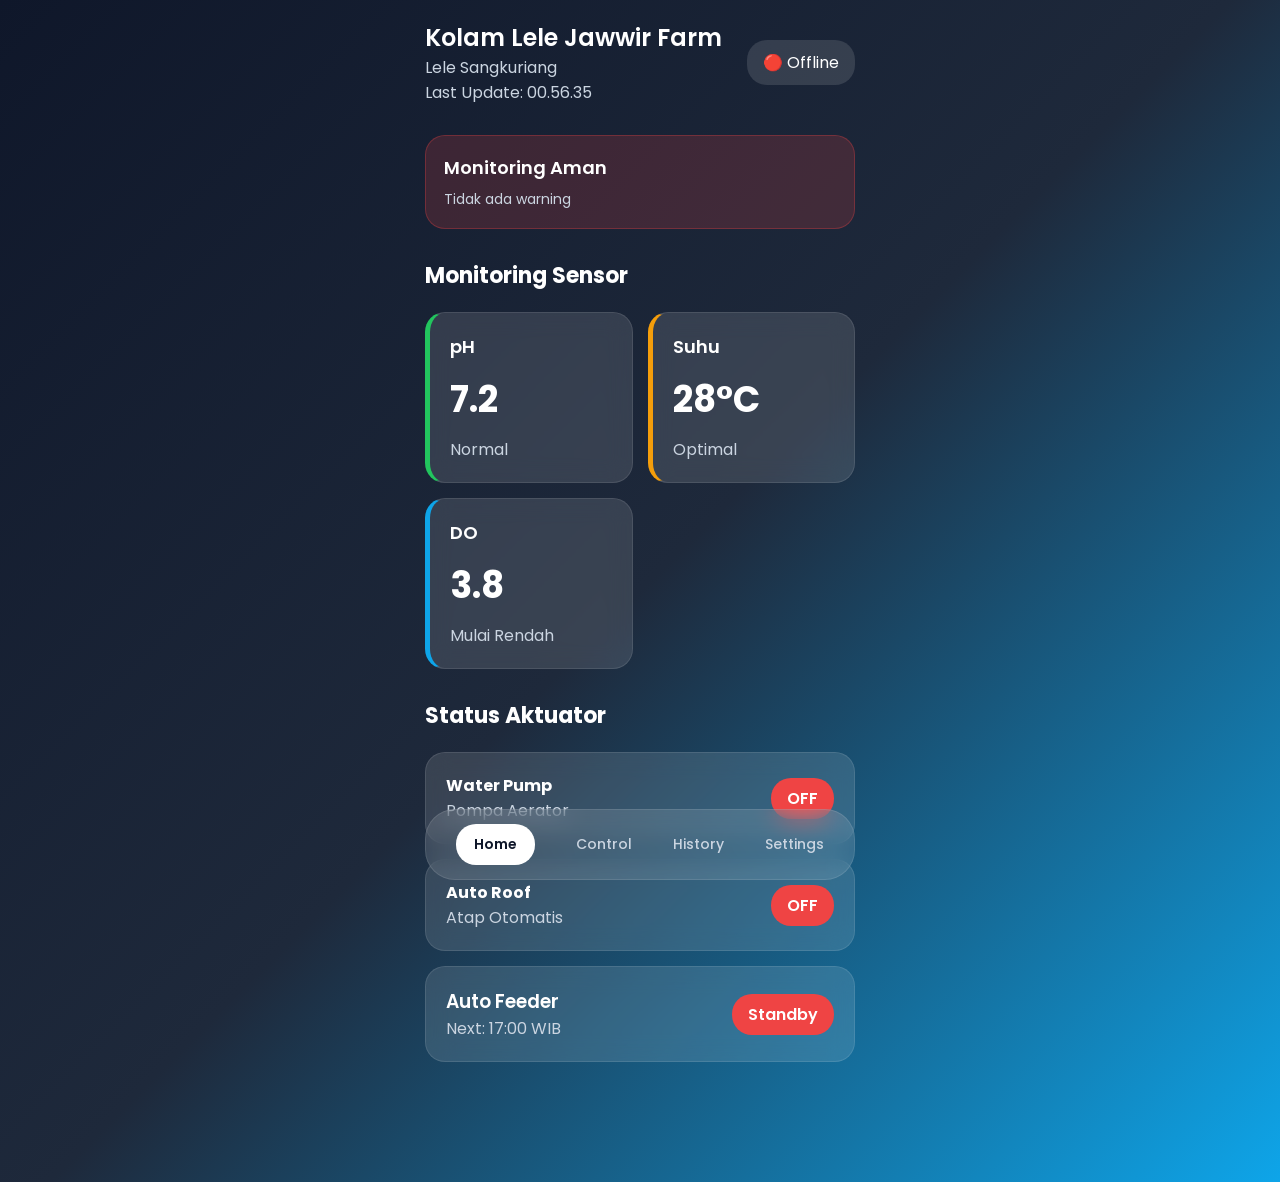
<file: FishguardAR/index.html>
<!DOCTYPE html>
<html lang="en">
<head>
    <meta charset="UTF-8">
    <meta name="viewport" content="width=device-width, initial-scale=1.0">

    <title>IoT Lele Dashboard</title>

    <!-- Google Font -->
    <link href="https://fonts.googleapis.com/css2?family=Poppins:wght@300;400;500;600;700&display=swap" rel="stylesheet">

    <!-- CSS -->
    <link rel="stylesheet" href="assets/css/style.css">
    <link rel="stylesheet" href="assets/css/dashboard.css">
</head>

<body>

    <div class="container">

        <!-- HEADER -->
        <div class="header">

            <div>
                <h2 id="pondName">

                    Loading...

                </h2>   
                <p>Lele Sangkuriang</p>
                <p id="lastUpdate">

    Last Update:
    Loading...

</p>
            </div>

            <div class="status-online">

                <span id="deviceStatus">

                    Loading...

                </span>

            </div>

        </div>

        <!-- WARNING NOTIFICATION -->

        <div id="warningBox"
        class="warning-box hidden">

            <h3 id="warningTitle">
                Monitoring Aman
            </h3>

            <p id="warningText">
                Tidak ada warning
            </p>

        </div>

        <!-- SENSOR SECTION -->
        <h3 class="section-title">
            Monitoring Sensor
        </h3>

        <div class="sensor-grid">

            <!-- pH -->
            <div class="sensor-card ph-card">
                <h4>pH</h4>
                <h1 id="phValue">0</h1>
                <p id="phStatus">Loading...</p>
            </div>

            <!-- Suhu -->
            <div class="sensor-card temp-card">
                <h4>Suhu</h4>
                <h1 id="tempValue">0°C</h1>
                <p id="tempStatus">Loading...</p>
            </div>

            <!-- DO -->
            <div class="sensor-card do-card">
                <h4>DO</h4>
                <h1 id="doValue">0</h1>
                <p id="doStatus">Loading...</p>
            </div>

        </div>
        
        <!-- ACTUATOR STATUS -->

<h3 class="section-title">
    Status Aktuator
</h3>

<div class="actuator-section">

    <!-- Water Pump -->
    <div class="actuator-card">

        <div>
            <h4>Water Pump</h4>
            <p>Pompa Aerator</p>
        </div>

        <span id="pumpIndicator"
        class="status-badge off">
            OFF
        </span>

    </div>

    <!-- Auto Roof -->
    <div class="actuator-card">

        <div>
            <h4>Auto Roof</h4>
            <p>Atap Otomatis</p>
        </div>

        <span id="roofIndicator"
        class="status-badge off">
            OFF
        </span>

    </div>

    <!-- Feeding -->
    <div class="actuator-card">

        <div>

            <h3>Auto Feeder</h3>

            <p id="feederTime">
                Next: Loading...
            </p>

        </div>

        <span id="feederStatus"
        class="status-badge off">

            Standby

        </span>

    </div>

</div>

    </div>

    <!-- BOTTOM NAVIGATION -->

<nav class="bottom-nav">

    <a href="index.html" class="nav-item active">
        Home
    </a>

    <a href="control.html" class="nav-item">
        Control
    </a>

    <a href="history.html" class="nav-item">
        History
    </a>

    <a href="settings.html" class="nav-item">
        Settings
    </a>

</nav>

<script src="assets/js/sensor.js"></script>

<script src=
"assets/js/theme.js">
</script>

</body>
</html>
</file>
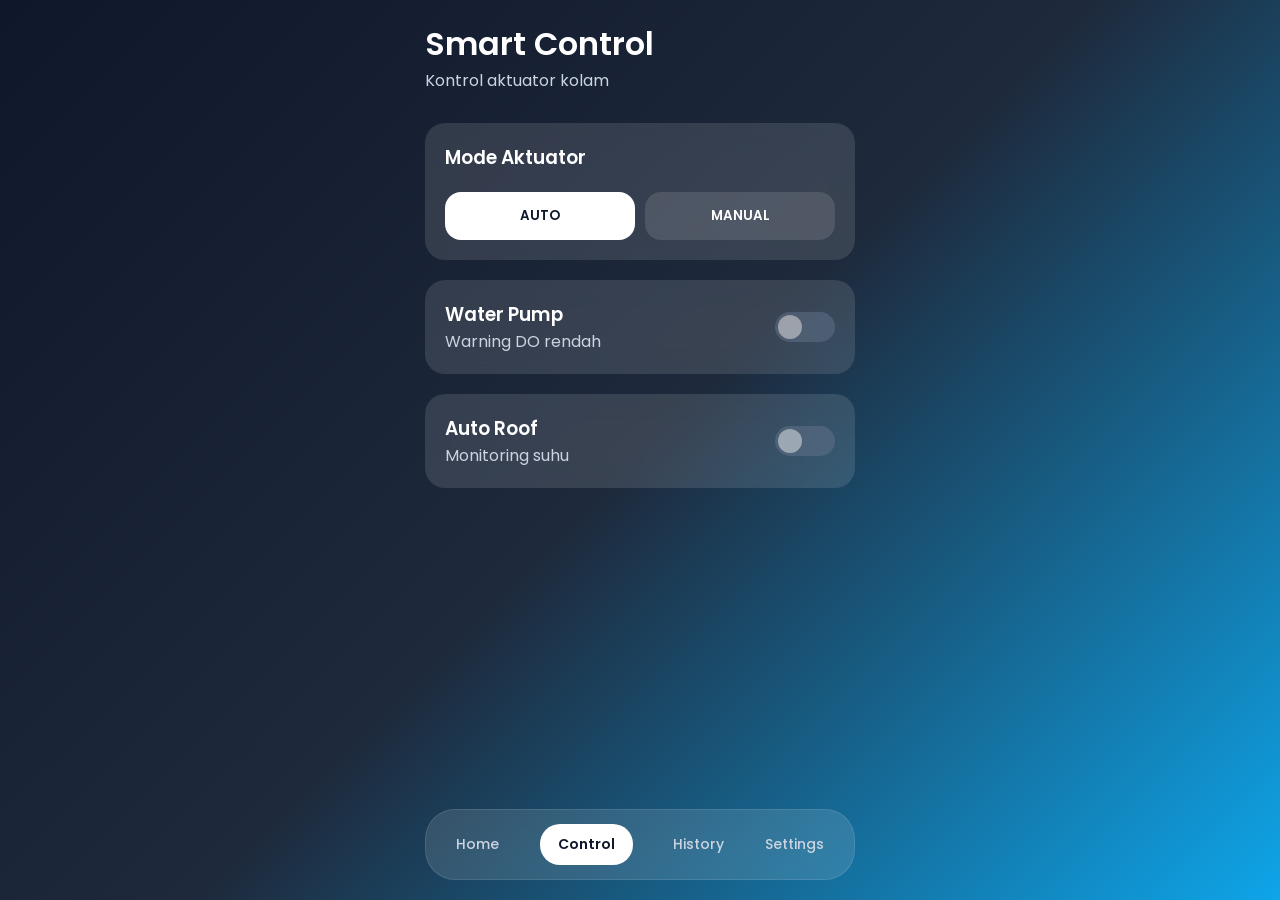
<file: FishguardAR/control.html>
<!DOCTYPE html>
<html lang="en">
<head>
    <meta charset="UTF-8">
    <meta name="viewport" content="width=device-width, initial-scale=1.0">

    <title>Smart Control</title>

    <link href="https://fonts.googleapis.com/css2?family=Poppins:wght@300;400;500;600;700&display=swap" rel="stylesheet">

    <link rel="stylesheet" href="assets/css/style.css">
    <link rel="stylesheet" href="assets/css/control.css">
</head>

<body>

<div class="container">

    <!-- HEADER -->
    <div class="page-header">
        <h1>Smart Control</h1>
        <p>Kontrol aktuator kolam</p>
    </div>

<!-- MODE -->

<div class="mode-card">

    <h3>Mode Aktuator</h3>

    <div class="mode-switch">

        <button id="autoBtn" class="mode-btn active">
            AUTO
        </button>

        <button id="manualBtn" class="mode-btn">
            MANUAL
        </button>

    </div>

</div>

    <!-- WATER PUMP -->
    <div class="control-card">

        <div>
            <h3>Water Pump</h3>
            <p id="pumpStatus">
                Monitoring DO
            </p>
        </div>

        <label class="switch">
            <input id="pumpSwitch" type="checkbox" disabled>
            <span class="slider"></span>
        </label>

    </div>

    <!-- AUTO ROOF -->
    <div class="control-card">

        <div>
            <h3>Auto Roof</h3>
            <p id="roofStatus">
                Monitoring suhu
            </p>
        </div>

        <label class="switch">
        <input id="roofSwitch" type="checkbox" disabled>
            <span class="slider"></span>
        </label>

    </div>

</div>

<!-- NAVBAR -->

<nav class="bottom-nav">

    <a href="index.html" class="nav-item">
        Home
    </a>

    <a href="control.html" class="nav-item active">
        Control
    </a>

    <a href="history.html" class="nav-item">
        History
    </a>

    <a href="settings.html" class="nav-item">
        Settings
    </a>

</nav>

<script src="assets/js/control.js"></script>

<script src=
"assets/js/theme.js">
</script>

</body>
</html>
</file>
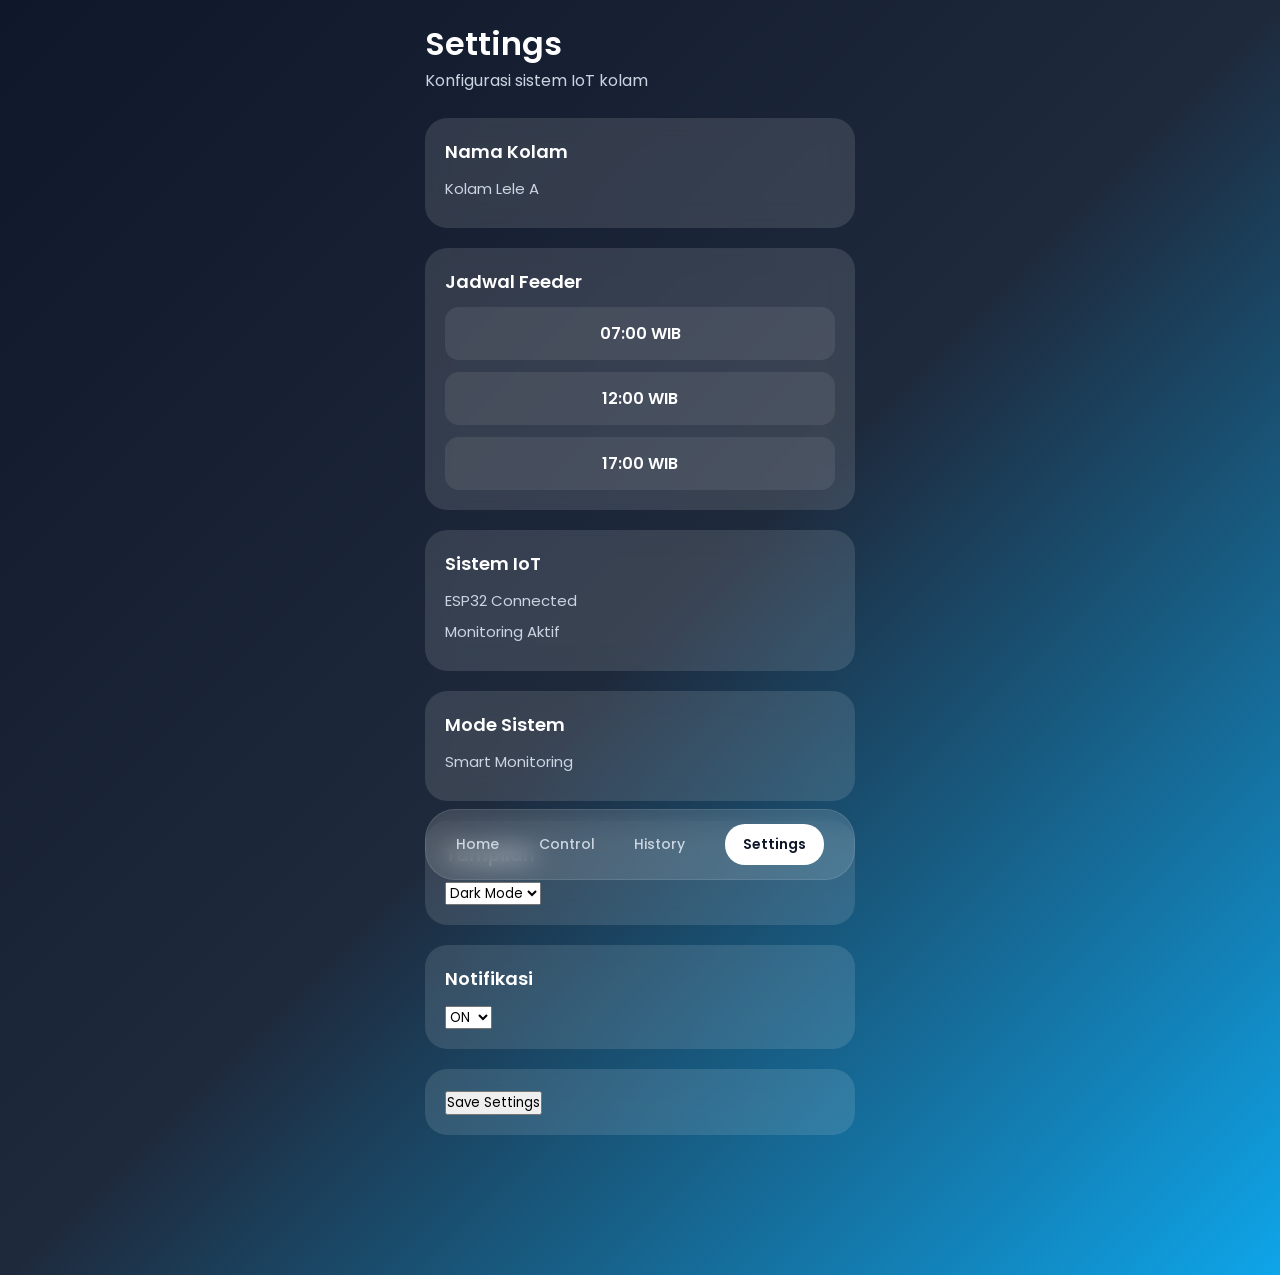
<file: FishguardAR/settings.html>
<!DOCTYPE html>
<html lang="id">
<head>
    <meta charset="UTF-8">

    <meta name="viewport"
    content="width=device-width,
    initial-scale=1.0">

    <title>Settings</title>

    <!-- FONT -->
    <link href="https://fonts.googleapis.com/css2?family=Poppins:wght@300;400;500;600;700&display=swap"
    rel="stylesheet">

    <!-- CSS -->
    <link rel="stylesheet"
    href="assets/css/style.css">

    <link rel="stylesheet"
    href="assets/css/settings.css">
</head>

<body>

<div class="container">

    <!-- HEADER -->
    <div class="page-header">

        <h1>Settings</h1>

        <p>Konfigurasi sistem IoT kolam</p>

    </div>

    <!-- NAMA KOLAM -->
    <div class="setting-card">

        <h3>Nama Kolam</h3>

        <p>Kolam Lele A</p>

    </div>

    <!-- FEEDER -->
    <div class="setting-card">

        <h3>Jadwal Feeder</h3>

        <div class="schedule-box">

            <span>07:00 WIB</span>
            <span>12:00 WIB</span>
            <span>17:00 WIB</span>

        </div>

    </div>

    <!-- SISTEM -->
    <div class="setting-card">

        <h3>Sistem IoT</h3>

        <p>ESP32 Connected</p>
        <p>Monitoring Aktif</p>

    </div>

<!-- MODE -->
<div class="setting-card">

    <h3>Mode Sistem</h3>

    <p>Smart Monitoring</p>

</div>


<!-- TEMA -->
<div class="setting-card">

    <h3>Tampilan</h3>

    <select id="themeSelect">

        <option value="dark">
            Dark Mode
        </option>

        <option value="light">
            Light Mode
        </option>

    </select>

</div>


<!-- NOTIFICATION -->
<div class="setting-card">

    <h3>Notifikasi</h3>

    <select id="notificationSelect">

        <option value="on">
            ON
        </option>

        <option value="off">
            OFF
        </option>

    </select>

</div>


<!-- SAVE -->
<div class="setting-card">

    <button id="saveSettings">

        Save Settings

    </button>

</div>

</div>

<!-- NAVBAR -->
<nav class="bottom-nav">

    <a href="index.html"
    class="nav-item">
        Home
    </a>

    <a href="control.html"
    class="nav-item">
        Control
    </a>

    <a href="history.html"
    class="nav-item">
        History
    </a>

    <a href="settings.html"
    class="nav-item active">
        Settings
    </a>

</nav>

<script src=
"assets/js/settings.js">
</script>

<script src=
"assets/js/theme.js">
</script>

</body>
</html>
</file>
<file: FishguardAR/assets/css/style.css>
:root{
    --bg-dark:#0F172A;
    --bg-secondary:#1E293B;
    --card-bg:rgba(255,255,255,0.12);

    --blue:#0EA5E9;
    --green:#22C55E;
    --orange:#F59E0B;
    --red:#EF4444;
    --yellow:#FACC15;

    --white:#FFFFFF;
    --text-secondary:#CBD5E1;
}

*{
    margin:0;
    padding:0;
    box-sizing:border-box;
    font-family:'Poppins', sans-serif;
}

body{
    background: linear-gradient(
        135deg,
        #0F172A,
        #1E293B,
        #0EA5E9
    );

    min-height:100vh;
    color:white;

    padding:20px;
    padding-bottom:120px;
}

.container{
    max-width:430px;
    margin:auto;
}

.card{
    background:rgba(255,255,255,0.12);
    backdrop-filter:blur(12px);

    border:1px solid rgba(255,255,255,0.1);

    border-radius:20px;

    padding:20px;

    margin-bottom:20px;
}

h1,h2,h3{
    font-weight:600;
}

p{
    color:var(--text-secondary);
}

/* LIGHT MODE */

body.light-mode{

    background:#f4f6fb;

    color:#111827;
}

body.light-mode .card,
body.light-mode .setting-card,
body.light-mode .history-card,
body.light-mode .control-card{

    background:#ffffff;

    color:#111827;
}

body.light-mode .bottom-nav{

    background:#ffffff;
}

body.light-mode .nav-item{

    color:#374151;
}

body.light-mode .page-header p{

    color:#4b5563;
}

/* ESP32 CARD */

.esp-card{

    min-height:auto;

    padding:16px;
}

.esp-card h2{

    font-size:20px;
}
</file>
<file: FishguardAR/assets/css/dashboard.css>
/* HEADER */

.header{
    display:flex;
    justify-content:space-between;
    align-items:center;

    margin-bottom:30px;
}

.status-online{
    display:flex;
    align-items:center;
    gap:8px;

    background:rgba(255,255,255,0.12);

    padding:10px 16px;

    border-radius:20px;
}

.dot{
    width:10px;
    height:10px;

    background:#22C55E;
    border-radius:50%;
}

/* TITLE */

.section-title{

    margin-top:30px;

    margin-bottom:20px;

    font-size:22px;

    font-weight:700;
}

/* SENSOR GRID */

.sensor-grid{
    display:grid;
    grid-template-columns:1fr 1fr;
    gap:15px;
}

/* SENSOR CARD */

.sensor-card{
    background:rgba(255,255,255,0.12);

    backdrop-filter:blur(12px);

    border:1px solid rgba(255,255,255,0.1);

    border-radius:20px;

    padding:20px;

    transition:0.3s;
}

.sensor-card:hover{

    transform:
    translateY(-3px);
}

.sensor-card h4{

    font-size:18px;

    margin-bottom:12px;

    font-weight:600;
}

.sensor-card h1{

    font-size:36px;

    font-weight:700;

    margin-bottom:10px;
}

/* COLOR CARD */

.ph-card{
    border-left:5px solid #22C55E;
}

.temp-card{
    border-left:5px solid #F59E0B;
}

.do-card{
    border-left:5px solid #0EA5E9;
}

/* ACTUATOR */

.actuator-section{
    display:flex;
    flex-direction:column;
    gap:15px;
}

.actuator-card{
    display:flex;
    justify-content:space-between;
    align-items:center;

    background:rgba(255,255,255,0.12);

    backdrop-filter:blur(12px);

    border:1px solid rgba(255,255,255,0.1);

    border-radius:20px;

    padding:20px;
}

/* STATUS */

.status-badge{
    padding:8px 16px;
    border-radius:20px;

    font-weight:600;
}

.off{
    background:#EF4444;
}

.on{
    background:#22C55E;
}

/* FEEDING */

.feeding-time{
    font-weight:600;
    color:#FACC15;
}
/* BOTTOM NAVIGATION */

.bottom-nav{
    position:fixed;
    bottom:20px;
    left:50%;

    transform:translateX(-50%);

    width:90%;
    max-width:430px;

    background:rgba(255,255,255,0.12);

    backdrop-filter:blur(12px);

    border:1px solid rgba(255,255,255,0.1);

    border-radius:30px;

    padding:14px 10px;

    display:flex;
    justify-content:space-around;
    align-items:center;

    z-index:999;
}

.nav-item{
    text-decoration:none;
    color:#CBD5E1;

    font-size:14px;
    font-weight:500;

    transition:0.3s;
}

.nav-item:hover{
    color:white;
}

.nav-item.active{
    background:white;
    color:#0F172A;

    padding:10px 18px;
    border-radius:20px;
    font-weight:600;
}

/* WARNING BOX */

.warning-box{
    background:
    rgba(239,68,68,0.18);

    border:
    1px solid
    rgba(239,68,68,0.3);

    border-radius:20px;

    padding:18px;

    margin-bottom:20px;
}

.warning-box h3{
    font-size:18px;
    margin-bottom:8px;
}

.warning-box p{
    font-size:14px;
}

.hidden{
    display:none;
}
</file>
<file: FishguardAR/assets/css/control.css>
/* HEADER */

.page-header{
    margin-bottom:30px;
}

/* MODE */

.mode-card{
    background:rgba(255,255,255,0.12);
    backdrop-filter:blur(12px);

    border-radius:20px;

    padding:20px;
    margin-bottom:20px;
}

.mode-switch{
    display:flex;
    gap:10px;

    margin-top:20px;
}

.mode-btn{
    flex:1;

    border:none;
    outline:none;

    padding:14px;

    border-radius:16px;

    cursor:pointer;

    background:rgba(255,255,255,0.12);

    color:white;
    font-weight:600;
}

.mode-btn.active{
    background:white;
    color:#0F172A;
}

/* CONTROL CARD */

.control-card{
    background:rgba(255,255,255,0.12);
    backdrop-filter:blur(12px);

    border-radius:20px;

    padding:20px;

    display:flex;
    justify-content:space-between;
    align-items:center;

    margin-bottom:20px;
}

/* SWITCH */

.switch{
    position:relative;
    width:60px;
    height:30px;
}

.switch input{
    display:none;
}

.slider{
    position:absolute;
    cursor:pointer;

    top:0;
    left:0;
    right:0;
    bottom:0;

    background:#64748B;
    border-radius:50px;

    transition:.3s;
}

.slider::before{
    content:"";

    position:absolute;

    width:24px;
    height:24px;

    left:3px;
    top:3px;

    background:white;
    border-radius:50%;

    transition:.3s;
}

.switch input:checked + .slider{
    background:#22C55E;
}

.switch input:checked + .slider::before{
    transform:translateX(30px);
}
.bottom-nav{
    position:fixed;
    bottom:20px;
    left:50%;

    transform:translateX(-50%);

    width:90%;
    max-width:430px;

    background:rgba(255,255,255,0.12);

    backdrop-filter:blur(12px);

    border:1px solid rgba(255,255,255,0.1);

    border-radius:30px;

    padding:14px 10px;

    display:flex;
    justify-content:space-around;
    align-items:center;

    z-index:999;
}

.nav-item{
    text-decoration:none;
    color:#CBD5E1;

    font-size:14px;
    font-weight:500;

    transition:0.3s;
}

.nav-item:hover{
    color:white;
}

.nav-item.active{
    background:white;
    color:#0F172A;

    padding:10px 18px;
    border-radius:20px;
    font-weight:600;
}
.switch input:disabled + .slider{
    opacity:0.5;
    cursor:not-allowed;
}
</file>
<file: FishguardAR/assets/css/settings.css>
.page-header{
    margin-bottom:25px;
}

/* CARD */

.setting-card{
    background:
    rgba(255,255,255,0.12);

    backdrop-filter:
    blur(12px);

    border-radius:22px;

    padding:20px;

    margin-bottom:20px;
}

.setting-card h3{
    margin-bottom:12px;
    font-size:18px;
}

.setting-card p{
    font-size:15px;
    margin-bottom:8px;
}

/* FEEDER */

.schedule-box{
    display:flex;
    flex-direction:column;
    gap:12px;
}

.schedule-box span{
    background:
    rgba(255,255,255,0.08);

    padding:14px;

    border-radius:14px;

    text-align:center;

    font-weight:600;
}

/* BOTTOM NAVIGATION */

.bottom-nav{
    position:fixed;
    bottom:20px;
    left:50%;

    transform:translateX(-50%);

    width:90%;
    max-width:430px;

    background:rgba(255,255,255,0.12);

    backdrop-filter:blur(12px);

    border:1px solid rgba(255,255,255,0.1);

    border-radius:30px;

    padding:14px 10px;

    display:flex;
    justify-content:space-around;
    align-items:center;

    z-index:999;
}

.nav-item{
    text-decoration:none;
    color:#CBD5E1;

    font-size:14px;
    font-weight:500;

    transition:0.3s;
}

.nav-item:hover{
    color:white;
}

.nav-item.active{
    background:white;
    color:#0F172A;

    padding:10px 18px;
    border-radius:20px;
    font-weight:600;
}
</file>
